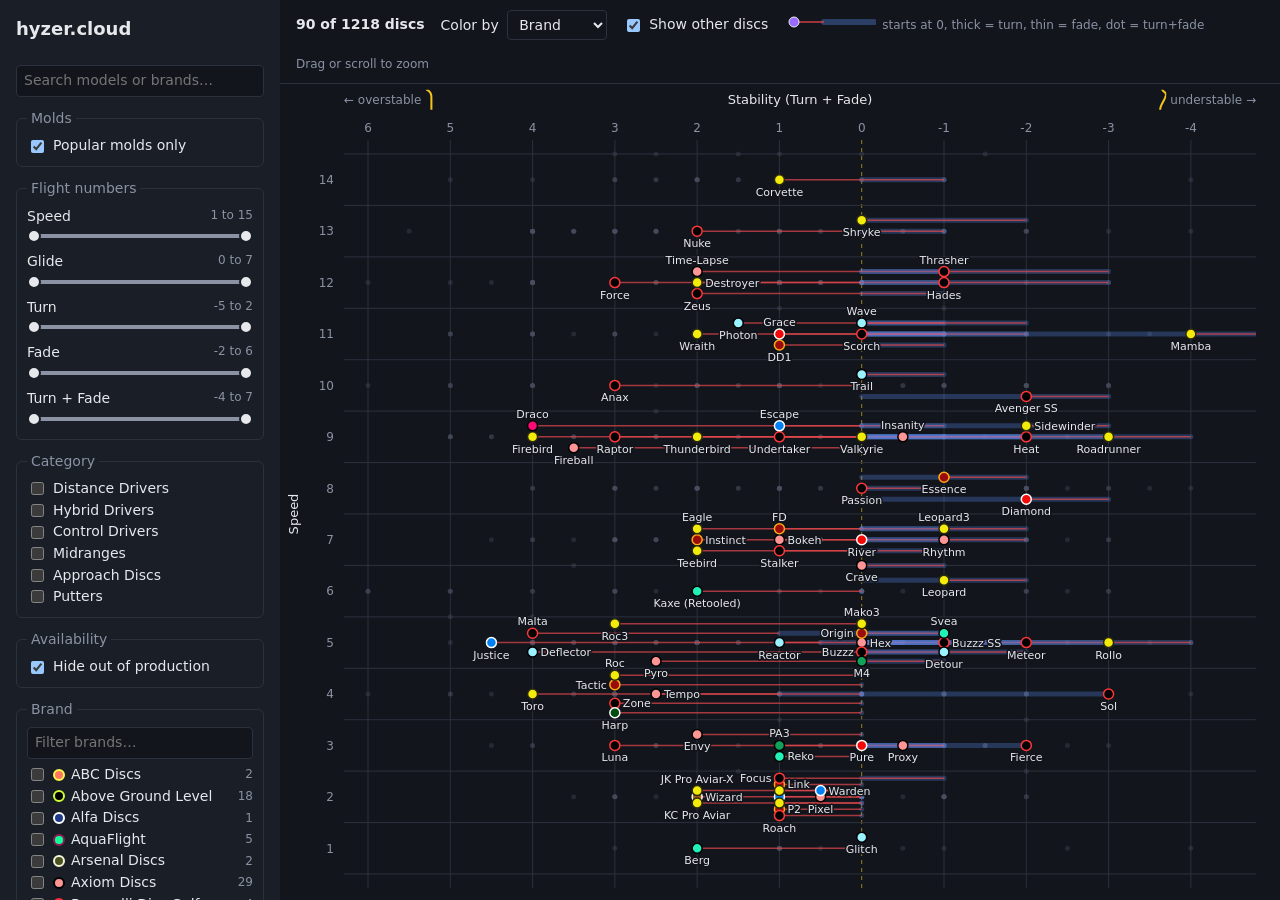
<file: static/index.html>
<!doctype html>
<html lang="en">
  <head>
    <meta charset="utf-8" />
    <meta name="viewport" content="width=device-width, initial-scale=1" />
    <title>hyzer.cloud</title>
    <link
      rel="icon"
      href="data:image/svg+xml,<svg xmlns='http://www.w3.org/2000/svg' viewBox='0 0 16 16'><text x='8' y='13' font-size='15' text-anchor='middle'>🥏</text></svg>"
    />
    <link rel="stylesheet" href="style.css" />
    <!-- only the 3D chart uses three.js, and only loads it when it's asked for -->
    <script type="importmap">
      {
        "imports": {
          "three": "https://cdn.jsdelivr.net/npm/three@0.186.1/build/three.module.js",
          "three/addons/": "https://cdn.jsdelivr.net/npm/three@0.186.1/examples/jsm/"
        }
      }
    </script>
    <script type="module" src="app.js"></script>
  </head>

  <body>
    <form id="filters" tabindex="-1" aria-label="Filters">
      <h1>hyzer.cloud</h1>

      <!-- on a narrow screen the toolbar's display controls move in here -->
      <fieldset id="display-fieldset">
        <legend>Display</legend>
      </fieldset>

      <input
        id="q"
        name="q"
        type="search"
        placeholder="Search models or brands…"
        autocomplete="off"
      />

      <fieldset>
        <legend>Molds</legend>
        <label class="check"
          ><input type="checkbox" id="popular" checked /> Popular molds
          only</label
        >
      </fieldset>

      <fieldset>
        <legend>Flight numbers</legend>
        <div id="ranges" class="ranges"></div>
      </fieldset>

      <fieldset>
        <legend>Category</legend>
        <div id="categories" class="checks"></div>
      </fieldset>

      <fieldset>
        <legend>Availability</legend>
        <label class="check"
          ><input type="checkbox" id="hide-oop" checked /> Hide out of
          production</label
        >
      </fieldset>

      <fieldset class="brands">
        <legend>
          Brand
          <button type="button" id="clear-brands" class="link" hidden>
            clear
          </button>
        </legend>
        <input
          id="brand-search"
          type="search"
          placeholder="Filter brands…"
          autocomplete="off"
        />
        <div id="brands" class="checks"></div>
      </fieldset>

      <button type="button" id="reset">Reset all filters</button>
      <button type="button" id="about-link" class="link">About</button>
      <button type="button" id="show-discs"></button>
    </form>
    <div id="drawer-backdrop"></div>

    <main>
      <header id="toolbar">
        <strong class="bar-title">hyzer.cloud</strong>
        <strong id="count"></strong>
        <span id="relaxed" class="muted" hidden>beyond the popular molds</span>
        <!-- the display controls have no names: on a narrow screen they live in
             the filters form, and filterParams reads every named checkbox -->
        <span id="display">
          <label>
            Color by
            <select id="color">
              <option value="brand">Brand</option>
              <option value="category">Category</option>
              <option value="stability">Stability</option>
            </select>
          </label>
          <label class="check"
            ><input type="checkbox" id="ghosts" checked /> Show other
            discs</label
          >
          <span class="key" aria-hidden="true">
            <svg role="presentation" width="92" height="14" viewBox="0 0 92 14">
              <line x1="90" y1="7" x2="40" y2="7" class="key-turn" />
              <line x1="40" y1="7" x2="10" y2="7" class="key-fade" />
              <circle cx="10" cy="7" r="5" class="key-dot" />
            </svg>
          </span>
          <span class="key-text"
            >starts at 0, thick = turn, thin = fade, dot = turn+fade</span
          >
          <span id="legend"></span>
        </span>
        <span id="zoom-hint" class="muted">Drag or scroll to zoom</span>
        <button type="button" id="reset-zoom" hidden>
          Reset zoom<span class="esc-hint"> (Esc)</span>
        </button>
        <button
          type="button"
          id="open-filters"
          aria-controls="filters"
          aria-expanded="false"
        >
          Filters <span id="filter-badge" hidden></span>
        </button>
      </header>
      <div id="chart">
        <aside id="inline-detail" class="card" hidden></aside>
        <aside id="peek" aria-live="polite" hidden></aside>
      </div>
      <div id="empty" hidden>
        <p id="empty-text"></p>
        <button type="button" id="empty-reset">
          Reset zoom<span class="esc-hint"> (Esc)</span>
        </button>
      </div>
      <div id="tooltip" role="tooltip" hidden></div>
    </main>

    <dialog id="detail">
      <form method="dialog">
        <button type="submit" class="close" aria-label="Close">×</button>
      </form>
      <div id="detail-body" class="card"></div>
    </dialog>

    <dialog id="about">
      <form method="dialog">
        <button type="submit" class="close" aria-label="Close">×</button>
      </form>
      <div class="card">
        <h2>About</h2>
        <p>
          Disc numbers, description and details come from
          <a
            href="https://www.marshallstreetdiscgolf.com/flightguide/"
            target="_blank"
            rel="noopener"
            >Marshall Street Disc Golf's Interactive Flight Guide</a
          >, and I'm beginning to gather them from manufacturers as well. See
          <a
            href="https://github.com/llimllib/hyzer.cloud/blob/main/docs/data.md"
            target="_blank"
            rel="noopener"
            >how the data is built</a
          >.
        </p>
        <p>
          Estimated flight paths are drawn strictly from flight numbers, and do
          not reflect anything other than those numbers
        </p>
        <p>
          The popular molds shown by default were picked from
          <a href="https://otbdiscs.com/" target="_blank" rel="noopener"
            >OTB Discs</a
          >' best sellers.
        </p>
        <p>
          The code is on
          <a
            href="https://github.com/llimllib/hyzer.cloud"
            target="_blank"
            rel="noopener"
            >GitHub</a
          >. For questions or corrections,
          <a href="mailto:bill@billmill.org">email me</a> or
          <a
            target="_blank"
            href="https://github.com/llimllib/hyzer.cloud/issues/new"
            >file an issue</a
          >
        </p>
        <p><button type="button" id="view-toggle">3D version</button></p>
      </div>
    </dialog>
  </body>
</html>
</file>
<file: static/style.css>
:root {
  --bg: #12151c;
  --panel: #1a1e27;
  --grid: #2b313d;
  --text: #e6e8ec;
  --muted: #8a92a3;
  --accent: #f5c518;
  --turn: #5b8def;
  --fade: #e5484d;
  color-scheme: dark;
  font: 14px/1.4 system-ui, sans-serif;
}

* {
  box-sizing: border-box;
}

body {
  margin: 0;
  height: 100vh;
  display: grid;
  grid-template-columns: 280px 1fr;
  /* fill the window exactly; otherwise content like the chart's svg, which
     has a fixed size, can grow the row and scroll the page */
  grid-template-rows: minmax(0, 1fr);
  background: var(--bg);
  color: var(--text);
}

h1 {
  font-size: 18px;
  margin: 0 0 12px;
}

/* focusable only so the drawer can take focus when it opens */
#filters:focus {
  outline: none;
}

#filters {
  background: var(--panel);
  padding: 16px;
  overflow-y: auto;
  display: flex;
  flex-direction: column;
  gap: 12px;
}

fieldset {
  border: 1px solid var(--grid);
  border-radius: 6px;
  margin: 0;
  padding: 8px 10px 10px;
}

legend {
  color: var(--muted);
  padding: 0 4px;
}

input[type="search"],
select {
  background: var(--bg);
  color: var(--text);
  border: 1px solid var(--grid);
  border-radius: 4px;
  padding: 5px 7px;
  font: inherit;
  width: 100%;
}

/* two-handle sliders: two range inputs stacked on one track, with only their
   thumbs taking pointer events */

.ranges {
  display: flex;
  flex-direction: column;
  gap: 6px;
}

.range-head {
  display: flex;
  justify-content: space-between;
}

.range output {
  color: var(--muted);
  font-size: 12px;
  font-variant-numeric: tabular-nums;
}

.range.active output {
  color: var(--accent);
}

.dual {
  --thumb: 14px;
  position: relative;
  height: calc(var(--thumb) + 6px);
}

/* big enough to grab with a finger */
@media (pointer: coarse) {
  .dual {
    --thumb: 24px;
  }

  .check {
    padding: 4px 0;
  }
}

/* inset by half a thumb, since that's where the thumb centers travel */
.dual::before {
  content: "";
  position: absolute;
  left: calc(var(--thumb) / 2);
  right: calc(var(--thumb) / 2);
  top: calc(var(--thumb) / 2 + 1px);
  height: 4px;
  border-radius: 2px;
  background: linear-gradient(
    to right,
    var(--grid) var(--lo, 0%),
    var(--muted) var(--lo, 0%) var(--hi, 100%),
    var(--grid) var(--hi, 100%)
  );
}

.range.active .dual::before {
  background: linear-gradient(
    to right,
    var(--grid) var(--lo),
    var(--accent) var(--lo) var(--hi),
    var(--grid) var(--hi)
  );
}

.dual input {
  position: absolute;
  inset: 0;
  width: 100%;
  height: 100%;
  margin: 0;
  appearance: none;
  background: none;
  pointer-events: none;
}

.dual input::-webkit-slider-runnable-track {
  height: 100%;
  background: none;
}

.dual input::-moz-range-track {
  background: none;
}

.dual input::-webkit-slider-thumb {
  appearance: none;
  pointer-events: auto;
  width: var(--thumb);
  height: var(--thumb);
  margin-top: 3px;
  border-radius: 50%;
  background: var(--text);
  border: 2px solid var(--panel);
  cursor: grab;
}

.dual input::-moz-range-thumb {
  pointer-events: auto;
  width: var(--thumb);
  height: var(--thumb);
  box-sizing: border-box;
  border-radius: 50%;
  background: var(--text);
  border: 2px solid var(--panel);
  cursor: grab;
}

.dual input:active::-webkit-slider-thumb {
  cursor: grabbing;
}

.dual input:focus-visible {
  outline: none;
}

.dual input:focus-visible::-webkit-slider-thumb {
  outline: 2px solid var(--accent);
  outline-offset: 1px;
}

.dual input:focus-visible::-moz-range-thumb {
  outline: 2px solid var(--accent);
  outline-offset: 1px;
}

.checks {
  display: flex;
  flex-direction: column;
  gap: 2px;
}

.check {
  display: flex;
  align-items: center;
  gap: 6px;
  cursor: pointer;
}

/* display: flex would otherwise beat the hidden attribute, which the brand
   search uses to filter the list */
.check[hidden] {
  display: none;
}

.brands {
  display: flex;
  flex-direction: column;
  gap: 6px;
}

#brands {
  max-height: 320px;
  overflow-y: auto;
}

.swatch {
  width: 12px;
  height: 12px;
  border-radius: 50%;
  border: 2px solid;
  flex: none;
}

.n {
  margin-left: auto;
  color: var(--muted);
  font-size: 12px;
}

button {
  font: inherit;
  color: var(--text);
  background: var(--grid);
  border: none;
  border-radius: 4px;
  padding: 6px 10px;
  cursor: pointer;
}

button.link {
  background: none;
  color: var(--accent);
  padding: 0 2px;
}

main {
  position: relative;
  display: flex;
  flex-direction: column;
  min-width: 0;
  min-height: 0;
}

#toolbar {
  display: flex;
  align-items: center;
  flex-wrap: wrap;
  gap: 16px;
  padding: 10px 16px;
  border-bottom: 1px solid var(--grid);
}

#toolbar select {
  width: auto;
  margin-left: 4px;
}

/* no taller than a line of text, so showing it doesn't resize the toolbar */
#reset-zoom {
  padding: 0 8px;
  font-size: 12px;
  line-height: 20px;
}

/* the display controls are a group only so a narrow screen can move them into
   the filters drawer; here they sit in the toolbar as if ungrouped, with the
   legend, which is often empty, at the end */
#display {
  display: contents;
}

#legend {
  order: 1;
  display: flex;
  flex-wrap: wrap;
  gap: 4px 12px;
  font-size: 12px;
}

.key-text {
  color: var(--muted);
  font-size: 12px;
  margin-left: -10px;
}

/* the svg is positioned absolutely so its size, set from the container's,
   never feeds back into the container's. Only the plot's own svg: the single
   disc panel lives in here too, and its flight path must stay in its flow */
#chart {
  flex: 1;
  min-height: 0;
  position: relative;
  overflow: auto;
}

#chart > svg {
  position: absolute;
  top: 0;
  left: 0;
  display: block;
  cursor: crosshair;
  /* brushing is mouse only, so let a finger pan and pinch zoom the page */
  touch-action: manipulation;
  user-select: none;
}

/* the 3D chart's canvas, which the 2D chart's svg makes way for */
#chart > canvas {
  position: absolute;
  top: 0;
  left: 0;
  display: block;
  touch-action: none;
}

body.view-3d #chart > svg,
body:not(.view-3d) #chart > canvas {
  display: none;
}

/* the 3D chart has no brush zoom, ghosts or turn and fade lines, so the
   controls and key for them go */
body.view-3d :is(#zoom-hint, #reset-zoom, .key, .key-text, label:has(#ghosts)) {
  display: none;
}

.brush {
  fill: var(--accent);
  fill-opacity: 0.1;
  stroke: var(--accent);
  stroke-dasharray: 4 3;
  pointer-events: none;
}

#zoom-hint {
  font-size: 12px;
}

#empty {
  position: absolute;
  top: 50%;
  left: 50%;
  translate: -50% -50%;
  color: var(--muted);
  text-align: center;
  background: #0b0d12ee;
  border: 1px solid var(--grid);
  border-radius: 8px;
  padding: 4px 20px 16px;
}

/* chart */

.axis .grid {
  stroke: var(--grid);
}

.axis .zero {
  stroke: var(--accent);
  stroke-dasharray: 4 4;
  opacity: 0.6;
}

.axis text {
  fill: var(--muted);
  font-size: 12px;
}

.axis .stability-icon path {
  fill: none;
  stroke: var(--accent);
  stroke-width: 2;
  stroke-linecap: round;
  vector-effect: non-scaling-stroke;
}

.axis .axis-title {
  fill: var(--text);
  font-size: 13px;
}

.ghost {
  fill: #4a5162;
  opacity: 0.35;
}

.turn,
.key-turn {
  stroke: var(--turn);
  stroke-width: var(--turn-w, 6px);
  stroke-linecap: round;
  stroke-opacity: calc(0.35 * var(--k, 1));
}

.fade,
.key-fade {
  stroke: var(--fade);
  stroke-width: 1.5;
  stroke-opacity: calc(0.85 * var(--k, 1));
}

.key-dot {
  fill: #9b6bff;
  stroke: var(--text);
}

/* the cursor is set on the svg instead, since the hit area is wider than the dot */
.disc {
  stroke-width: 1.5;
}

.lines g.hover line {
  stroke-opacity: 1;
}

.lines g.hover .turn {
  stroke-opacity: 0.6;
}

.disc.hover {
  stroke: var(--text);
  stroke-width: 2.5;
}

.label {
  fill: var(--text);
  font-size: 11px;
  pointer-events: none;
  paint-order: stroke;
  stroke: var(--bg);
  stroke-width: 3px;
  stroke-linejoin: round;
}

#tooltip {
  position: absolute;
  pointer-events: none;
  background: #0b0d12ee;
  border: 1px solid var(--grid);
  border-radius: 6px;
  padding: 8px 10px;
  font-size: 13px;
  max-width: 260px;
  z-index: 1;
}

/* the four flight numbers, each under its name */
.ratings {
  display: grid;
  grid-template-columns: repeat(4, 1fr);
  gap: 4px;
  margin: 6px 0;
}

.ratings div {
  background: #ffffff0f;
  border: 1px solid var(--grid);
  border-radius: 5px;
  padding: 3px 0;
  text-align: center;
}

.ratings span {
  display: block;
  color: var(--muted);
  font-size: 10px;
  text-transform: uppercase;
  letter-spacing: 0.06em;
}

.ratings b {
  font-variant-numeric: tabular-nums;
  font-size: 16px;
}

/* the estimated flight path */
.flight svg {
  display: block;
  width: 100%;
  height: 100%;
}

.flight-centre {
  stroke: var(--grid);
  stroke-width: 2;
  stroke-dasharray: 10 10;
}

.flight-line {
  fill: none;
  stroke: var(--accent);
  stroke-width: 7;
  stroke-linecap: round;
}

.flight-land {
  fill: var(--accent);
}

.flight-tee {
  fill: var(--muted);
}

.flight figcaption {
  display: flex;
  flex-wrap: wrap;
  align-items: center;
  justify-content: space-between;
  gap: 6px;
  color: var(--muted);
  font-size: 11px;
}

.hand-toggle button {
  background: none;
  color: var(--muted);
  border: 1px solid var(--grid);
  border-radius: 4px;
  padding: 1px 6px;
  font: inherit;
  cursor: pointer;
}

.hand-toggle button[aria-pressed="true"] {
  background: var(--grid);
  color: var(--text);
}

.muted {
  color: var(--muted);
}

/* the about link sits at the foot of the sidebar, or after the brands when
   they're long enough to scroll */
#about-link {
  margin-top: auto;
  align-self: flex-start;
}

/* detail and about dialogs */

#detail,
#about {
  background: var(--panel);
  color: var(--text);
  border: 1px solid var(--grid);
  border-radius: 8px;
  width: min(560px, 90vw);
  padding: 20px;
}

#detail::backdrop,
#about::backdrop {
  background: #0008;
}

#detail .close,
#about .close {
  float: right;
  font-size: 20px;
  line-height: 1;
  background: none;
}

/* shared by the dialog and the panel the chart shows for a single disc */
.card h2 {
  margin: 0 0 4px;
}

.card .flight {
  float: right;
  width: 150px;
  margin: 0 0 8px 14px;
}

.card .flight svg {
  height: 230px;
}

/* the tooltip's copy is a glance, not a control: no toggle, and it only earns
   its space on a screen wide enough to have it */
#tooltip .flight figcaption,
#tooltip .flight-tee {
  display: none;
}

#tooltip .flight svg {
  height: 150px;
}

@media (max-width: 900px) {
  #tooltip .flight {
    display: none;
  }
}

.card dl {
  display: grid;
  grid-template-columns: auto 1fr;
  gap: 2px 12px;
  font-size: 13px;
}

.card dt {
  color: var(--muted);
}

.card dd {
  margin: 0;
}

.card a {
  color: var(--accent);
}

/* one disc leaves the chart with almost nothing to draw, so its details take
   the space instead. Anchored inside #chart, which is the plot area below the
   toolbar, and scrolls rather than growing past it. */
#inline-detail {
  display: flex;
  flex-direction: column;
  position: absolute;
  top: 12px;
  right: 12px;
  z-index: 2;
  width: min(300px, 45%);
  max-height: calc(100% - 24px);
  overflow-y: auto;
  padding: 12px 14px;
  background: #0b0d12f2;
  border: 1px solid var(--grid);
  border-radius: 8px;
  font-size: 13px;
}

/* display: flex would otherwise beat the hidden attribute */
#inline-detail[hidden] {
  display: none;
}

/* too narrow to float the flight path beside the specs, so it gets its own
   full width row, moved up under the four numbers it's drawn from */
#inline-detail > * {
  order: 1;
}

#inline-detail > :is(h2, .muted, .ratings) {
  order: 0;
}

#inline-detail .flight {
  float: none;
  width: auto;
  margin: 4px 0 8px;
}

#inline-detail img {
  width: 88px;
  margin: 0 0 6px 10px;
}

#inline-detail h2 {
  font-size: 18px;
}

/* only a phone collapses the single disc panel */
#inline-detail .expand {
  display: none;
}

/* the card a tap on a disc opens, docked at the foot of the chart: the
   tooltip's summary, its flight beside it, and a way to the full card */
#peek {
  position: absolute;
  left: 8px;
  right: 8px;
  bottom: 8px;
  z-index: 3;
  max-width: 480px;
  margin: 0 auto;
  display: grid;
  grid-template-columns: 1fr auto;
  gap: 4px 12px;
  padding: 10px 12px;
  /* opaque, or the labels of the discs under it read through */
  background: #0b0d12;
  border: 1px solid var(--grid);
  border-radius: 8px;
  font-size: 13px;
}

#peek[hidden] {
  display: none;
}

#peek .flight {
  grid-column: 2;
  grid-row: 1 / 3;
  align-self: end;
  width: 64px;
}

#peek .flight svg {
  height: 120px;
}

#peek .flight figcaption,
#peek .flight-tee {
  display: none;
}

.peek-actions {
  display: flex;
  align-items: center;
  gap: 8px;
}

.peek-details {
  padding: 8px 16px;
}

.peek-close {
  position: absolute;
  top: 2px;
  right: 2px;
  background: none;
  font-size: 22px;
  line-height: 1;
  padding: 4px 10px;
}

/* the narrow screen layout's parts, which a wide screen doesn't use */
.bar-title,
#open-filters,
#display-fieldset,
#show-discs,
#drawer-backdrop {
  display: none;
}

/* a phone: the chart gets the whole screen, and the filters become a drawer
   from the left, opened from a compact top bar. A phone on its side is wide
   enough for the sidebar but too short for it, so a short screen counts too.
   Keep in step with narrow in app.js. See
   docs/plans/2026-10-05-mobile-design.md */
@media (max-width: 700px), (max-height: 500px) {
  /* dvh, since on iOS vh includes the area behind the address bar, and would
     push the chart's bottom edge off screen */
  body {
    grid-template-columns: 1fr;
    height: 100dvh;
  }

  #filters {
    position: fixed;
    inset: 0 auto 0 0;
    z-index: 20;
    width: min(320px, 85vw);
    padding-bottom: 0;
    translate: -100%;
    visibility: hidden;
    transition:
      translate 0.2s ease,
      visibility 0s 0.2s;
  }

  body.drawer-open #filters {
    translate: 0;
    visibility: visible;
    transition: translate 0.2s ease;
  }

  body.drawer-open #drawer-backdrop {
    display: block;
    position: fixed;
    inset: 0;
    z-index: 19;
    background: #0008;
  }

  #display-fieldset {
    display: block;
  }

  /* in the drawer the display controls stack, one per line */
  #display {
    display: flex;
    flex-direction: column;
    align-items: flex-start;
    gap: 6px;
  }

  .key-text {
    margin-left: 0;
  }

  /* pinned to the drawer's foot, however far the brands have scrolled it */
  #show-discs {
    display: block;
    position: sticky;
    bottom: 0;
    margin: 0 -16px;
    padding: 12px;
    border-radius: 0;
    background: var(--accent);
    color: var(--bg);
    font-weight: 600;
  }

  #toolbar {
    flex-wrap: nowrap;
    gap: 10px;
    padding: 8px 12px;
  }

  .bar-title {
    display: inline;
    white-space: nowrap;
  }

  /* the count gives way first when a zoomed bar runs short of room */
  #count {
    min-width: 0;
    overflow: hidden;
    text-overflow: ellipsis;
    font-weight: normal;
    color: var(--muted);
    font-size: 13px;
    white-space: nowrap;
  }

  #relaxed,
  #zoom-hint,
  .esc-hint {
    display: none;
  }

  #reset-zoom {
    margin-left: auto;
    white-space: nowrap;
  }

  #open-filters {
    display: inline-flex;
    align-items: center;
    gap: 6px;
    margin-left: auto;
  }

  #reset-zoom:not([hidden]) + #open-filters {
    margin-left: 0;
  }

  #filter-badge {
    min-width: 18px;
    padding: 0 5px;
    border-radius: 9px;
    background: var(--accent);
    color: var(--bg);
    font-size: 12px;
    font-weight: 600;
    line-height: 18px;
    text-align: center;
  }

  #filter-badge[hidden] {
    display: none;
  }

  /* the full card is a sheet covering the screen, with its close button kept
     in reach however far it's scrolled */
  #detail {
    width: 100vw;
    max-width: 100vw;
    height: 100dvh;
    max-height: 100dvh;
    margin: 0;
    border: none;
    border-radius: 0;
    padding: 0 16px 24px;
  }

  #detail > form {
    position: sticky;
    top: 0;
    z-index: 1;
    display: flex;
    justify-content: flex-end;
    margin: 0 -16px;
    padding: 6px 8px;
    background: var(--panel);
  }

  #detail .close {
    float: none;
    padding: 6px 12px;
  }

  /* as in the single disc panel: the flight path gets its own row, under the
     four numbers it's drawn from */
  #detail-body {
    display: flex;
    flex-direction: column;
  }

  #detail-body > * {
    order: 1;
  }

  #detail-body > :is(h2, .muted, .ratings) {
    order: 0;
  }

  #detail-body .flight {
    float: none;
    width: auto;
    margin: 4px 0 8px;
  }

  #detail-body .flight svg {
    height: 200px;
  }

  /* the single disc panel docks at the chart's foot like the peek card, showing
     just the disc's name and numbers until it's expanded */
  #inline-detail {
    top: auto;
    left: 8px;
    right: 8px;
    bottom: 8px;
    width: auto;
    max-height: 45%;
    background: #0b0d12;
  }

  #inline-detail.expanded {
    max-height: calc(100% - 16px);
  }

  #inline-detail:not(.expanded) > :not(h2, .muted, .ratings, .expand) {
    display: none;
  }

  #inline-detail .expand {
    display: block;
    align-self: flex-start;
    order: 0;
    margin-top: 4px;
  }
}
</file>
